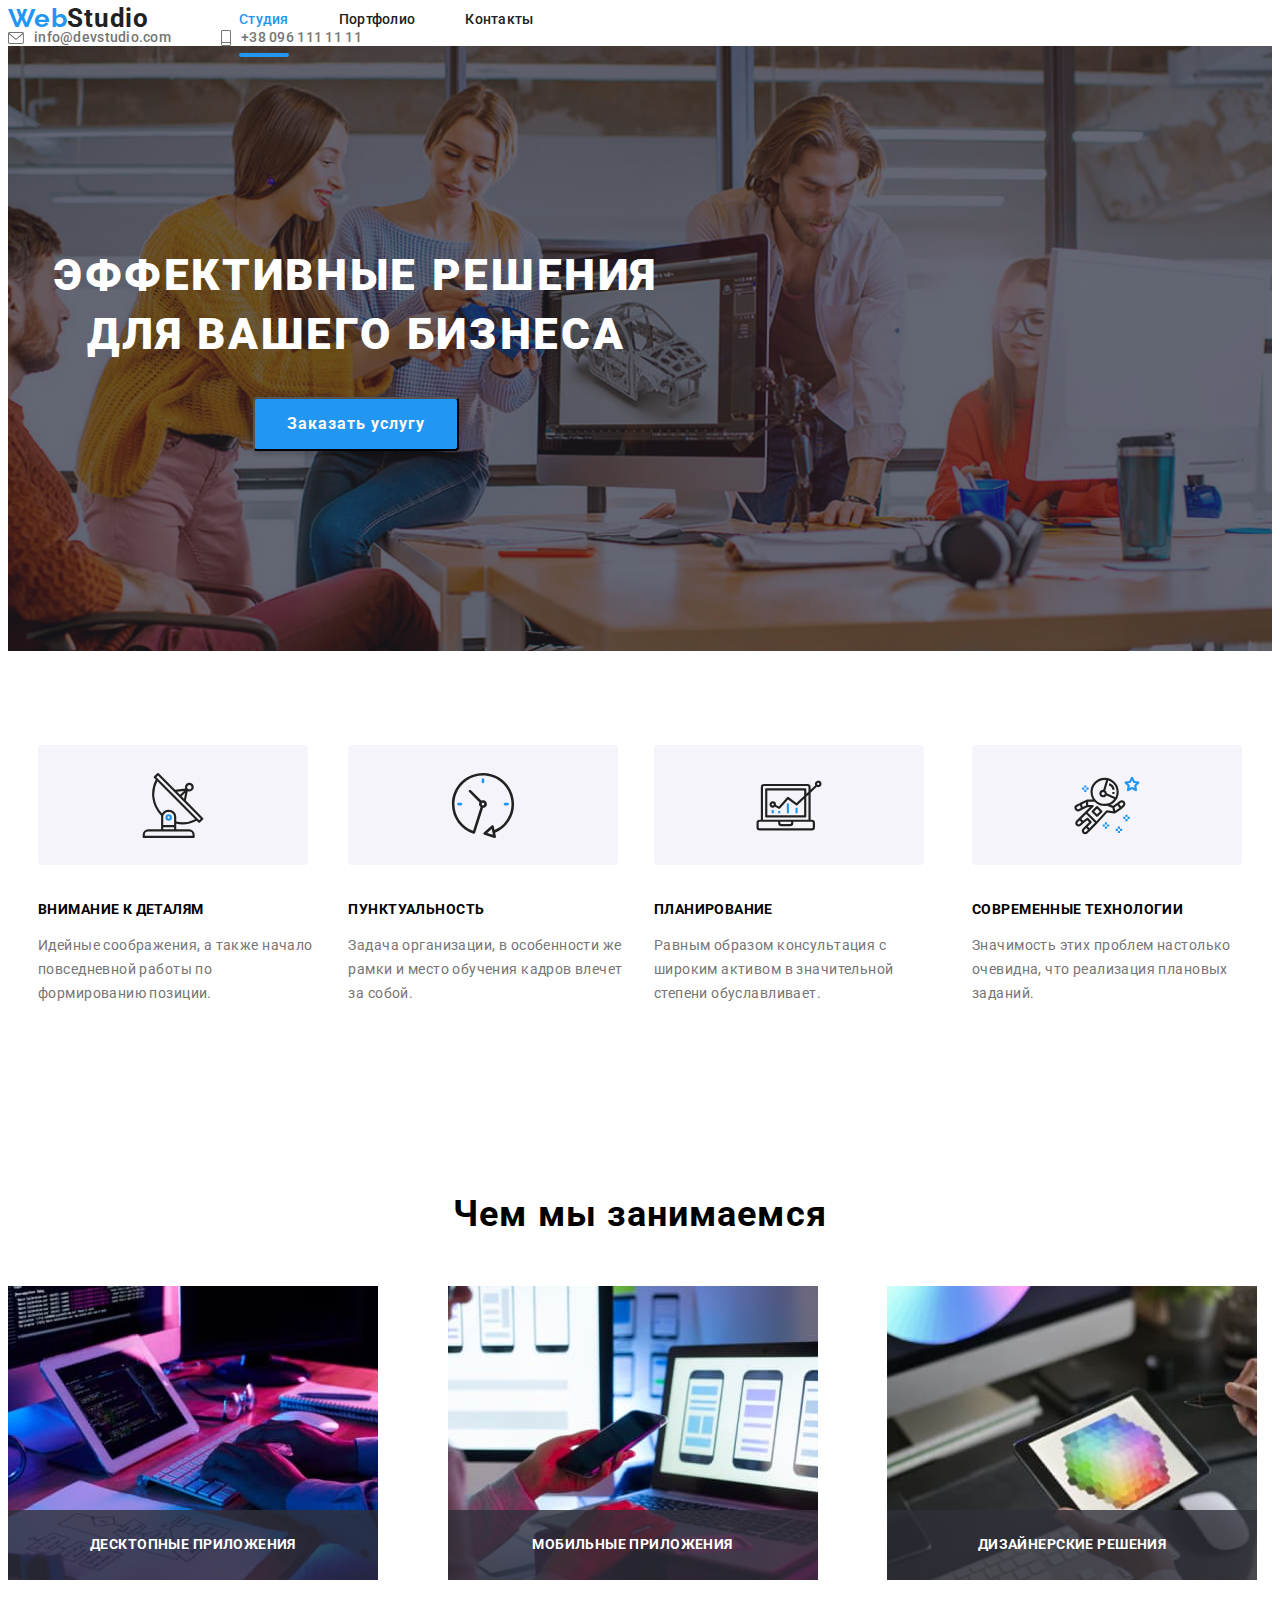
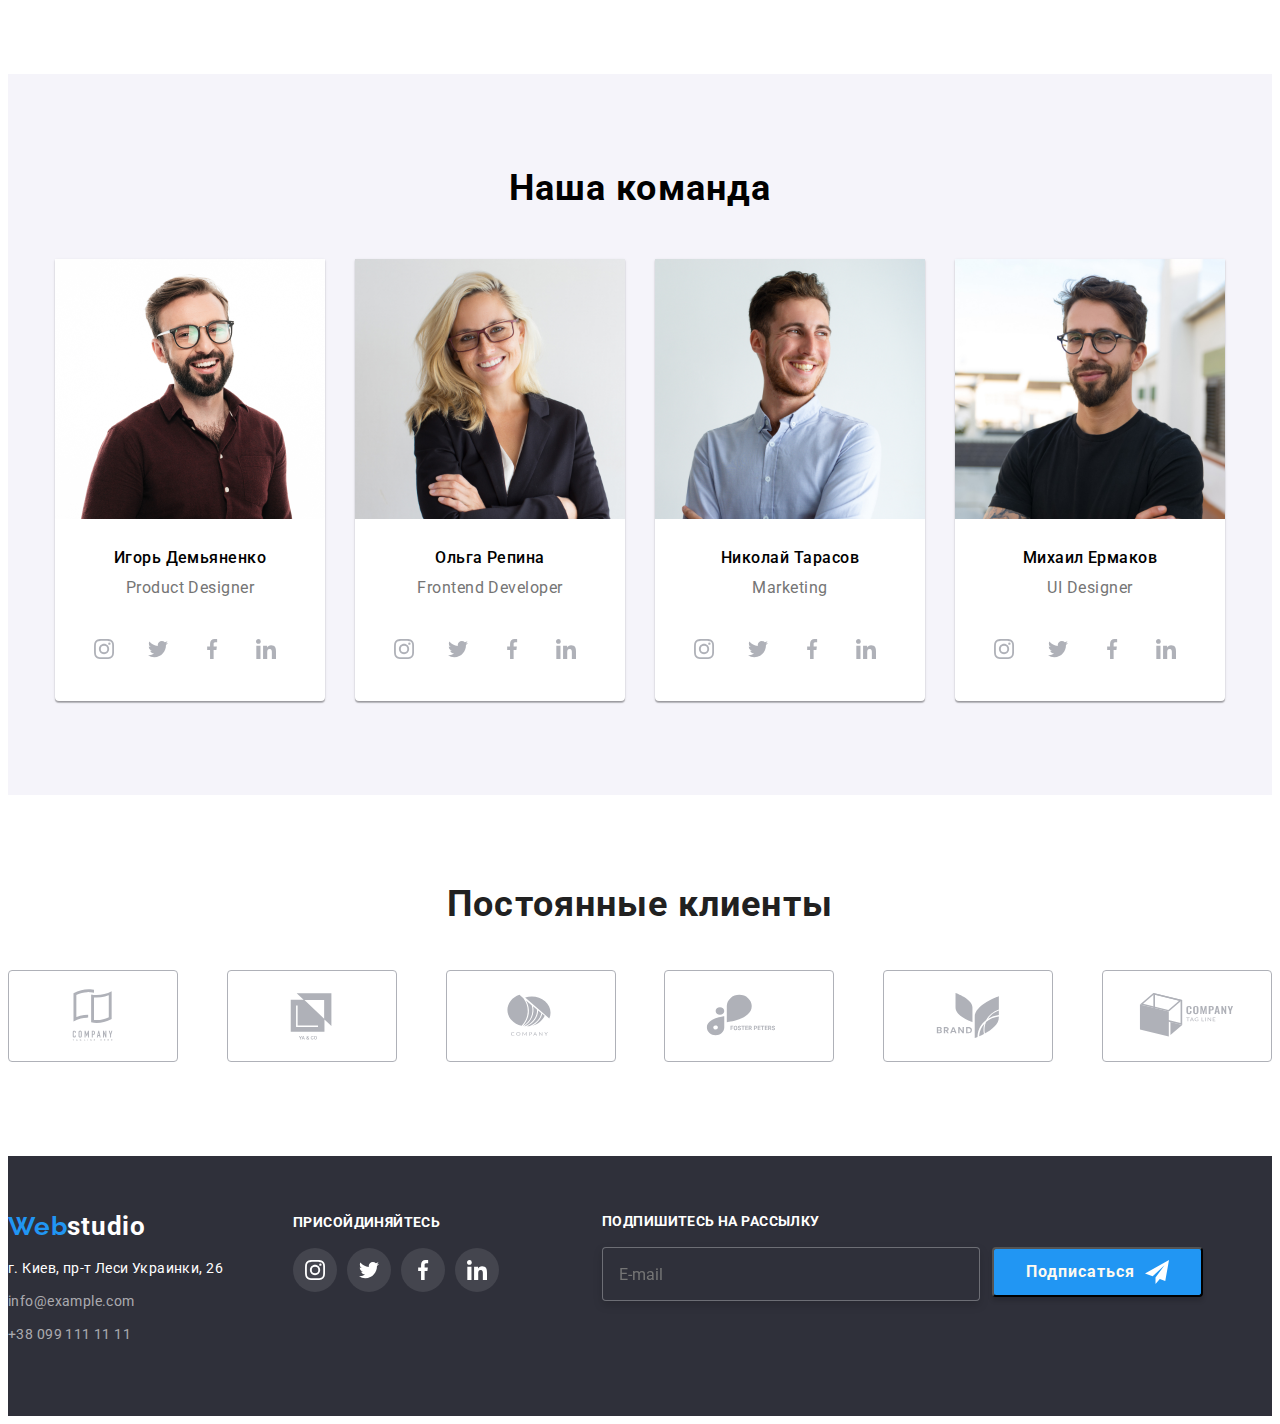
<file: index.html>
<!DOCTYPE html>
<html lang="ru">

<head>
    <meta charset="UTF-8">
    <meta http-equiv="X-UA-Compatible" content="IE=edge">
    <meta name="viewport" content="width=device-width, initial-scale=1.0">
    <title>WebStudio</title>
    <link rel="preconnect" href="https://fonts.gstatic.com">
    <link
        href="https://fonts.googleapis.com/css2?family=Raleway:wght@700&family=Roboto:wght@400;500;700;900&display=swap"
        rel="stylesheet">
    <link rel="stylesheet" href="https://cdnjs.cloudflare.com/ajax/libs/modern-normalize/1.0.0/modern-normalize.min.css"
        integrity="sha512-ISS7cAi1PEhQ8jnbJpJZMd29NlhNj4AWYyLOSp2CE/CsHxTCu+r+t0D2yoJudVrd0/8fTVPUVDzY5Tvli75u/g=="
        crossorigin="anonymous" referrerpolicy="no-referrer" />
    <link rel="stylesheet" href="./css/styles.css" />
    <link rel="stylesheet" href="./css/main.css" />
    <link rel="javascript" href="./js/modal.js" />
    
</head>


<body>
    <header class="header-container">
        <div class="header-container__div container">
            
        <nav class="header-container__nav">
            <a class="logo link" href=""><span class="logo-web">Web</span>Studio</a>
            <ul class="menu list">
                <li class="menu-item">
                    <a class="menu-link-l link current" href="./index.html">Студия</a>
                </li>
                <li class="menu-item">
                    <a class="menu-link link" href="./partfolio.html">Портфолио</a>
                </li>
                <li class="menu-item">
                    <a class="menu-link link" href="">Контакты</a>
                </li>
            </ul>
        </nav>
            <ul class="contact-list list">
                <li>
                    <a class="contact-link-adres link" href="mailto:info@devstudio.com">
                        <svg class="svg-mail">
                        <use href="./images/index/sprite.svg#icon-maile"></use>
                    </svg>
                    info@devstudio.com
                    </a>
                </li>
                <li>
                    <a class="contact-link-num link" href="tel:+380961111111">
                        <svg class="svg-phone">
                        <use href="./images/index/sprite.svg#icon-phone"></use>
                    </svg>
                    +38 096 111 11 11
                    </a>
                </li>
            </ul>   
        </div>
    </header>

        <main> 
            <section class="about-1">
                <div class="first-phrase container">
                    

                    <h1 class="first-page-phrase">Эффективные решения для вашего бизнеса</h1>
                    <button class="modal-btn" type="button" data-modal-open >Заказать услугу</button>
                </div>


            </section>

            <section class="explanation">
                <div class="explanation-list container">
                    
                    <h2 hidden>Особености</h2>
                    <ul class="about2-list list">
                        <li> 
                            <div class="div-exp">
                                <svg class="svg-exp-list" wight="70" height="65">
                                    <use href="./images/index/sprite.svg#icon-antenna-1"></use>
                                </svg>
                            </div>
                                <h3 class="head-lines">Внимание к деталям</h3>
                                <p class="head-explanation">Идейные соображения, а также начало повседневной работы по формированию позиции.</p>
                            
                        </li>
                        <li>
                            <div class="div-exp">
                                <svg class="svg-exp-list" wight="70" height="65">
                                    <use href="./images/index/sprite.svg#icon-clock-1"></use>
                                </svg>
                            </div>
                                <h3 class="head-lines">Пунктуальность</h3>
                                <p class="head-explanation">Задача организации, в особенности же рамки и место обучения кадров влечет за собой.</p>
                        </li>
                        <li>
                            <div class="div-exp">
                                <svg class="svg-exp-list" wight="70" height="65">
                                    <use href="./images/index/sprite.svg#icon-diagram-1"></use>
                                </svg>
                        </div>
                            <h3 class="head-lines">Планирование</h3>
                            <p class="head-explanation">Равным образом консультация с широким активом в значительной степени обуславливает.</p>
                            
                        </li>
                        <li>
                            <div class="div-exp">
                                <svg class="svg-exp-list" wight="70" height="65">
                                    <use href="./images/index/sprite.svg#icon-astronaut-1"></use>
                                </svg>
                        </div>
                            <h3 class="head-lines">Современные технологии</h3>
                            <p class="head-explanation">Значимость этих проблем настолько очевидна, что реализация плановых заданий.</p>
                            
                        </li>
                    </ul>
                </div>
            </section>

            <section class="do">
                <div class="div-do-list container">

                    <h2 class="page-what-group">Чем мы занимаемся</h2>
                    <ul class="do-list list">
                        <li class="team-do-list"><img class="do-photo" src="./images/index/about/about1.jpg" alt="пишет код" width="370" height="294">
                        <p class="overlay-do">Десктопные приложения</p>
                        </li>

                        <li class="team-do-list"><img class="do-photo" src="./images/index/about/about2.jpg" alt="смотрит на выключеный телефон" width="370" height="294">
                        <p class="overlay-do">Мобильные приложения</p>
                        </li>

                        <li class="team-do-list"><img class="do-photo" src="./images/index/about/about3.jpg" alt="выбирает цвет" width="370" height="294">
                        <p class="overlay-do">Дизайнерские решения</p>
                        </li>
                    </ul>
                </div> 
            </section>

            <section class="about-3">
                <div class=" div-group container">

                   <h2 class="page-what-group">Наша команда</h2>
                    <ul class="group-ul list">
                        <li class="group-li">
                            <img class="group-ph" src="./images/index/about2/ProductDesigner.png" alt="Игорь Демьяненко" width="270" height="260">        
                            <h3 class="group-people">Игорь Демьяненко</h3>
                            <p class="group-people2">Product Designer</p>
                            <div>
                            <ul class="ul-svg list">
                                <li>
                                    <a class="svg-a" href="">
                                        <svg class="svg-icon">
                                            <use href="./images/index/sprite.svg#icon-instagram-2"></use>
                                        </svg>
                                    </a>
                                </li>
                                <li>
                                    <a class="svg-a" href="">
                                        <svg class="svg-icon">
                                            <use href="./images/index/sprite.svg#icon-twitter-1"></use>
                                        </svg>
                                    </a>
                                </li>
                                <li>
                                    <a class="svg-a" href="">
                                        <svg class="svg-icon">
                                            <use href="./images/index/sprite.svg#icon-facebook-1"></use>
                                        </svg>
                                    </a>
                                </li>
                                <li>
                                    <a class="svg-a" href="">
                                        <svg class="svg-icon">
                                            <use href="./images/index/sprite.svg#icon-linkedin-1"></use>
                                        </svg>
                                    </a>
                                </li>
                            </ul>
                        </div>
                        </li>

                        <li class="group-li">
                            <img class="group-ph" src="./images/index/about2/FrontendDeveloper.jpg" alt="Ольга Репина" width="270" height="260">
                            <h3 class="group-people">Ольга Репина</h3>
                            <p class="group-people2">Frontend Developer</p>
                            <div>
                                <ul class="ul-svg list">
                                <li>
                                    <a class="svg-a" href="">
                                        <svg class="svg-icon">
                                            <use href="./images/index/sprite.svg#icon-instagram-2"></use>
                                        </svg>
                                    </a>
                                </li>
                                <li>
                                    <a class="svg-a" href="">
                                        <svg class="svg-icon">
                                            <use href="./images/index/sprite.svg#icon-twitter-1"></use>
                                        </svg>
                                    </a>
                                </li>
                                <li>
                                    <a class="svg-a" href="">
                                        <svg class="svg-icon">
                                            <use href="./images/index/sprite.svg#icon-facebook-1"></use>
                                        </svg>
                                    </a>
                                </li>
                                <li>
                                    <a class="svg-a" href="">
                                        <svg class="svg-icon">
                                            <use href="./images/index/sprite.svg#icon-linkedin-1"></use>
                                        </svg>
                                    </a>
                                </li>
                                </ul>
                            </div>
                        </li>

                        <li class="group-li">
                            <img class="group-ph" src="./images/index/about2/Marketing.jpg" alt="Николай Тарасов" width="270" height="260">
                            <h3 class="group-people">Николай Тарасов</h3>
                            <p class="group-people2">Marketing</p>
                            <div>
                                <ul class="ul-svg list">
                                    <li>
                                        <a class="svg-a" href="">
                                            <svg class="svg-icon">
                                                <use href="./images/index/sprite.svg#icon-instagram-2"></use>
                                            </svg>
                                        </a>
                                    </li>
                                    <li>
                                        <a class="svg-a" href="">
                                            <svg class="svg-icon">
                                                <use href="./images/index/sprite.svg#icon-twitter-1"></use>
                                            </svg>
                                        </a>
                                    </li>
                                    <li>
                                        <a class="svg-a" href="">
                                            <svg class="svg-icon">
                                                <use href="./images/index/sprite.svg#icon-facebook-1"></use>
                                            </svg>
                                        </a>
                                    </li>
                                    <li>
                                        <a class="svg-a" href="">
                                            <svg class="svg-icon">
                                                <use href="./images/index/sprite.svg#icon-linkedin-1"></use>
                                            </svg>
                                        </a>
                                    </li>
                                </ul>
                            </div>
                        </li>

                        <li class="group-li">
                            <img class="group-ph" src="./images/index/about2/UIDesigner.jpg" alt="Михаил Ермаков" width="270" height="260">
                            <h3 class="group-people">Михаил Ермаков</h3>
                            <p class="group-people2">UI Designer</p>
                            <div>
                                <ul class="ul-svg list">
                                    <li>
                                        <a class="svg-a" href="">
                                            <svg class="svg-icon">
                                                <use href="./images/index/sprite.svg#icon-instagram-2"></use>
                                            </svg>
                                        </a>
                                    </li>
                                    <li>
                                        <a class="svg-a" href="">
                                            <svg class="svg-icon">
                                                <use href="./images/index/sprite.svg#icon-twitter-1"></use>
                                            </svg>
                                        </a>
                                    </li>
                                    <li>
                                        <a class="svg-a" href="">
                                        <svg class="svg-icon">
                                            <use href="./images/index/sprite.svg#icon-facebook-1"></use>
                                        </svg>
                                        </a>
                                    </li>
                                    <li>
                                        <a class="svg-a" href="">
                                            <svg class="svg-icon">
                                                <use href="./images/index/sprite.svg#icon-linkedin-1"></use>
                                            </svg>
                                        </a>
                                    </li>
                                </ul>
                            </div>
                        </li>
                    </ul> 
                </div>
            </section>
            <section class="klient container ">
                <h2 class="h2-klient">Постоянные клиенты</h2>
                <ul class="ul-klient list">
                    <li class="li-klient">
                        <a class="a-klient" href="">
                        <svg class="svg-klient">
                            <use href="./images/index/sprite.svg#icon-Logo-1"></use>
                        </svg>
                        </a>
                    </li>
                    <li class="li-klient">
                        <a class="a-klient" href="">
                        <svg class="svg-klient">
                            <use href="./images/index/sprite.svg#icon-Logo-2"></use>
                        </svg>
                    </a>
                    </li>
                    <li class="li-klient">
                        <a class="a-klient" href="">
                        <svg class="svg-klient">
                            <use href="./images/index/sprite.svg#icon-Logo-3"></use>
                        </svg>
                    </a>
                    </li>
                    <li class="li-klient">
                        <a class="a-klient" href="">
                        <svg class="svg-klient">
                            <use href="./images/index/sprite.svg#icon-Logo-4"></use>
                        </svg>
                    </a>
                    </li>
                    <li class="li-klient">
                        <a  class="a-klient" href="">
                        <svg class="svg-klient">
                            <use href="./images/index/sprite.svg#icon-Logo-5"></use>
                        </svg>
                    </a>
                    </li>
                    <li class="li-klient">
                        <a  class="a-klient" href="">
                        <svg class="svg-klient">
                            <use href="./images/index/sprite.svg#icon-Logo-6"></use>
                        </svg>
                    </a>
                    </li>
                </ul>
            </section>

        </main>
            <footer class="beck-footer">
                <div class="div-foot container">
                    <div class="div-footer1">
                    <a class="logo-footer link" href=""><span class="logo-web">Web</span>studio</a>
                <ul class="contact-list-footer list">
                    <li class="footer-li"><a class="contact-footer-adres link" href="https://goo.gl/maps/prfzv8prPw2LNNM46">г. Киев, пр-т Леси Украинки, 26</a></li>

                    <li class="footer-li"><a class="contact-footer link" href="mailto:info@example.com">info@example.com</a></li>

                    <li class="footer-li"><a class="contact-footer link" href="tel:+380991111111">+38 099 111 11 11</a></li>
                </ul>
                </div>
                <div class="div-footer2">
                <h2 class="footer-h2">ПРИСОЙДИНЯЙТЕСЬ</h2>
                <ul class="footer-ul-svg list">
                    <li class="footer-li-svg">
                        <a class="footer-svg-a" href="">
                            <svg class="svg-icon-footer">
                                <use href="./images/index/sprite.svg#icon-instagram-2"></use>
                            </svg>
                        </a>
                    </li>
                    <li>
                        <a class="footer-svg-a" href="">
                            <svg class="svg-icon-footer">
                                <use href="./images/index/sprite.svg#icon-twitter-1"></use>
                            </svg>
                        </a>
                    </li>
                    <li>
                        <a class="footer-svg-a" href="">
                            <svg class="svg-icon-footer">
                                <use href="./images/index/sprite.svg#icon-facebook-1"></use>
                            </svg>
                        </a>
                    </li>
                    <li>
                        <a class="footer-svg-a" href="">
                            <svg class="svg-icon-footer">
                                <use href="./images/index/sprite.svg#icon-linkedin-1"></use>
                            </svg>
                        </a>
                    </li>
                </ul>
            </div>
            <div class="div-footer-mail">
                    <h3 class="mail-footer-h3">Подпишитесь на рассылку</h3>
                <div class="div-ml">
                    <input type="mail" name="user-mail" class="mail-footer-input" placeholder="E-mail" required>
                    <button type="submit" class="mail-footer-btn">Подписаться
                        <svg class="svg-icon-send" >
                            <use href="./images/index/sprite-modal-done.svg#icon-icon-send"></use>
                        </svg>
                    </button>
                </div>
            </div>
        </div>
            </footer>
            <div data-modal class="beckdrop is-hidden">
                <div class="modal">
                    <button type="button" class="modal-btn-svg" data-modal-close>
                    <svg class="svg-close">
                        <use  href="./images/index/icon-close.svg#icon-close"></use>
                    </svg>
                </button>
                <form action="#" class="modal-form">
                    <p class="modal-form-head">Оставьте свои данные, мы вам перезвоним</p>
                    <label class="label-form">
                    Имя 
                        <span class="modal-form-input-wrapper">
                            <input type="text" name="user-name" class="modal-form-input" minlength="2" required>
                            <svg class="svg-modal">
                                <use href="./images/index/sprite-modal.svg#icon-contact"></use>
                            </svg>
                        </span>
                    </label>
                    <label class="label-form">
                    Телефон
                        <span class="modal-form-input-wrapper">
                            <input type="tel" name="user-phone" class="modal-form-input" required 
                            pattern="[0-9]{3}-[0-9]{3}-[0-9]{2}-[0-9]{2}" title="068-111-11-11">
                            <svg class="svg-modal">
                                <use href="./images/index/sprite-modal.svg#icon-tel"></use>
                            </svg>
                        </span>
                    </label>
                    <label class="label-form">
                    Почта 
                        <span class="modal-form-input-wrapper">
                            <input type="mail" name="user-mail" class="modal-form-input" required>
                            <svg class="svg-modal">
                                <use href="./images/index/sprite-modal.svg#icon-mail2"></use>
                            </svg>
                        </span>
                    </label>
                    <label class="label-form">
                        Коментарий
                            <textarea name="user-mesage" class="modal-form-mesage" placeholder="Введите текст"></textarea> 
                    </label>
                    <label class="modal-form-checkbox-policy">
                    <input type="checkbox" name="user-policy" class="modal-form-checkbox visually-hidden">
                        <span class="span-modal">
                            <svg class="modal-form__svg">
                                <use href="./images/index/sprite-check.svg#icon-check"></use>
                            </svg>
                        </span>
                        Соглашаюсь с рассылкой и принимаю <a href="" class="modal-form-policy-link ">Условия договора</a> 
                    </label>
                        <button type="submit" class="modal-form-btn">Отправить</button>
                </form>
                </div>
            </div>

            <script src="./js/modal.js"></script>
</body>
</html>
</file>
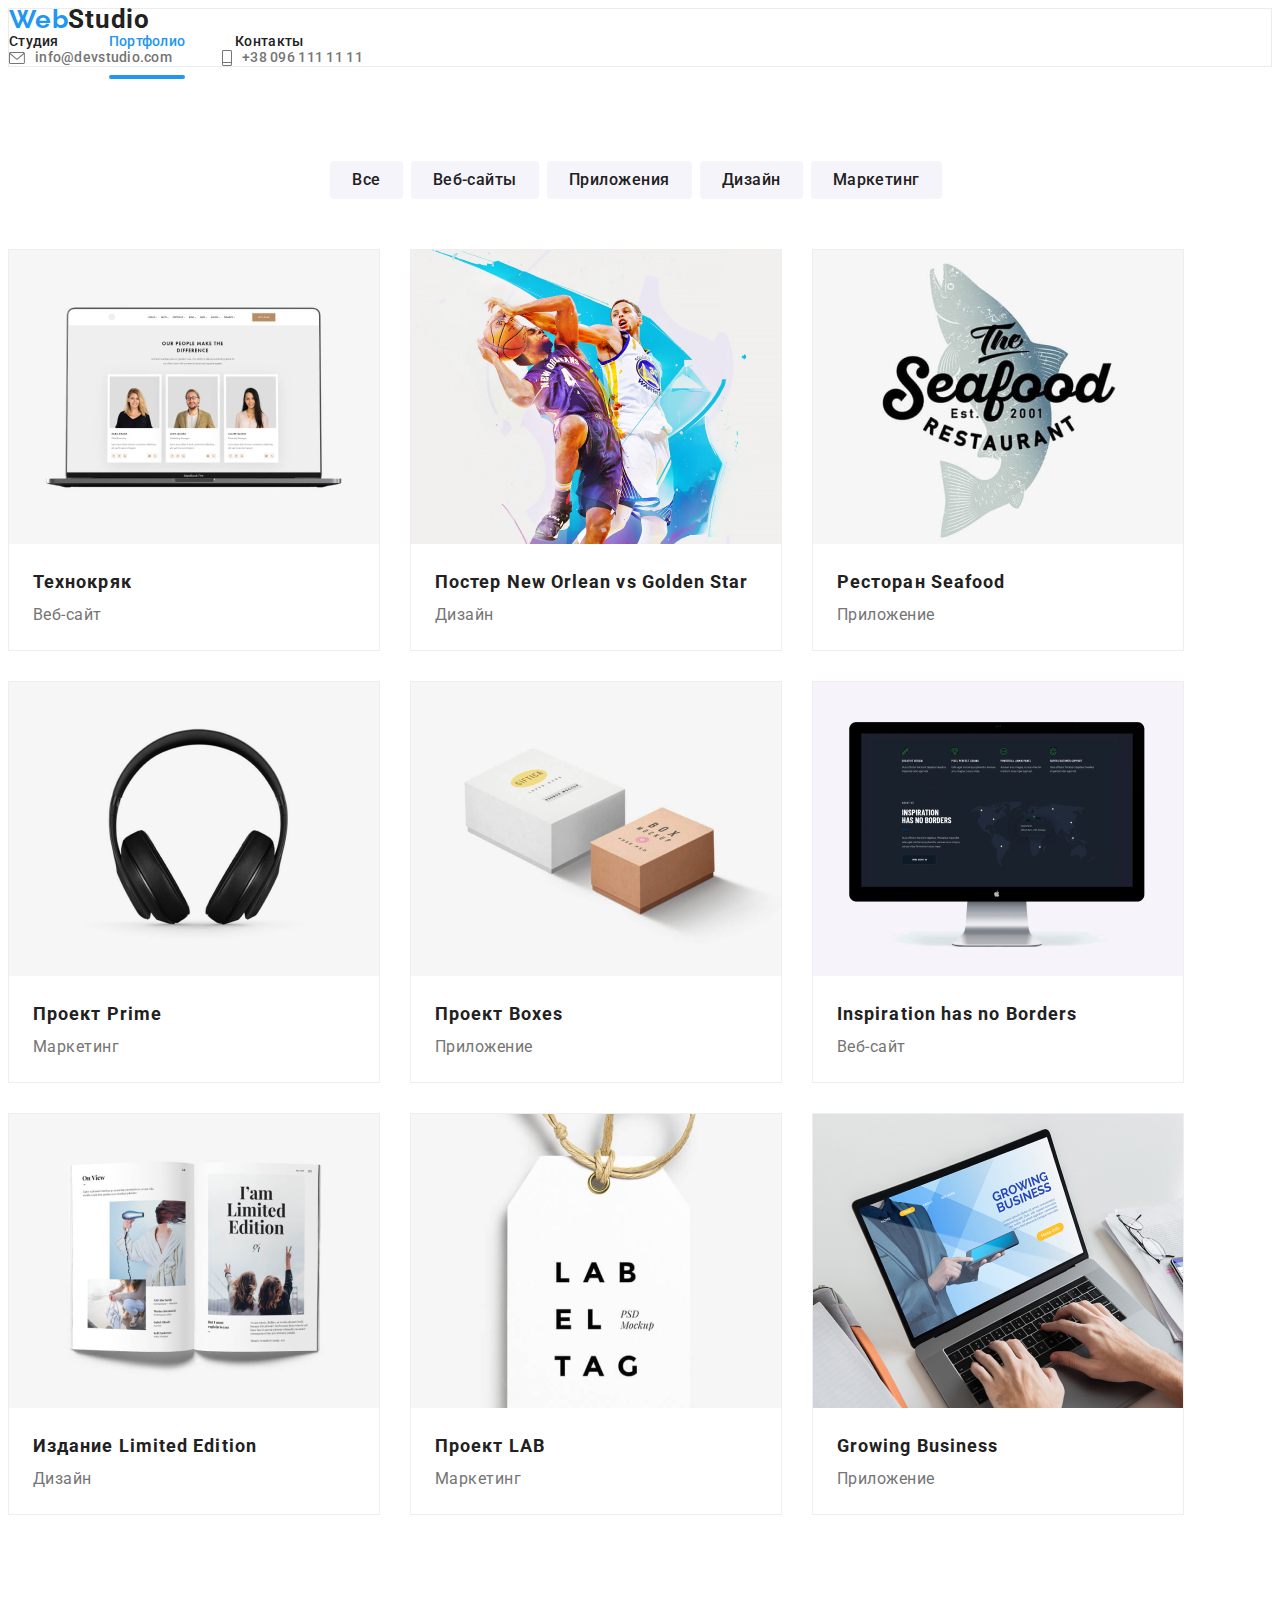
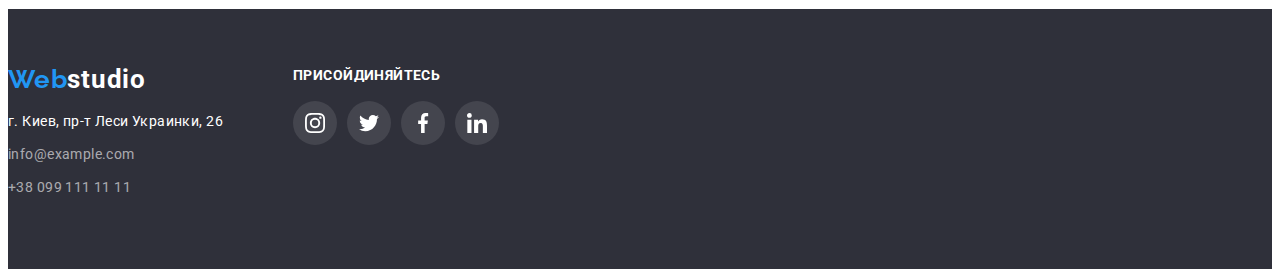
<file: partfolio.html>
<!DOCTYPE html>
<html lang="ru">
<head>
    <meta charset="UTF-8">
    <meta http-equiv="X-UA-Compatible" content="IE=edge">
    <meta name="viewport" content="width=device-width, initial-scale=1.0">
    <title>WebStudio</title>
    <link rel="preconnect" href="https://fonts.gstatic.com">
    <link href="https://fonts.googleapis.com/css2?family=Raleway:wght@700&family=Roboto:wght@400;500;700;900&display=swap"
    rel="stylesheet">
    <link rel="stylesheet" href="https://cdnjs.cloudflare.com/ajax/libs/modern-normalize/1.0.0/modern-normalize.min.css"
    integrity="sha512-ISS7cAi1PEhQ8jnbJpJZMd29NlhNj4AWYyLOSp2CE/CsHxTCu+r+t0D2yoJudVrd0/8fTVPUVDzY5Tvli75u/g=="
    crossorigin="anonymous" referrerpolicy="no-referrer" />
    <link rel="stylesheet" href="./css/styles.css" />
    <link rel="stylesheet" href="./css/main.css" />
</head>
<body>
    <header class="header-partfolio">
        <div class="header-container container">
    
            <nav class="navigation">
                <a class="logo link" href=""><span class="logo-web">Web</span>Studio</a>
                <ul class="menu list">
                    <li class="menu-item">
                        <a class="menu-link link" href="./index.html">Студия</a>
                    </li>
                    <li class="menu-item">
                        <a class="menu-link-l link current" href="./partfolio.html">Портфолио</a>
                    </li>
                    <li class="menu-item">
                        <a class="menu-link link" href="">Контакты</a>
                    </li>
                </ul>
            </nav>
            <ul class="contact-list list">
                <li>
                    <a class="contact-link-adres link" href="mailto:info@devstudio.com">
                        <svg class="svg-mail">
                            <use href="./images/index/sprite.svg#icon-maile"></use>
                        </svg>
                        info@devstudio.com
                    </a>
                </li>
                <li>
                    <a class="contact-link-num link" href="tel:+380961111111">
                        <svg class="svg-phone">
                            <use href="./images/index/sprite.svg#icon-phone"></use>
                        </svg>
                        +38 096 111 11 11
                    </a>
                </li>
            </ul>
        </div>
    </header>
<section class="section-3">
    <div class="about-photo-list container"> 
        <ul class="nav-btn-list list">
            <li ><button class="btn-list" type="button">Все</button></li>
            <li ><button class="btn-list" type="button">Веб-сайты</button></li>
            <li ><button class="btn-list" type="button">Приложения</button></li>
            <li ><button class="btn-list" type="button">Дизайн</button></li>
            <li ><button class="btn-list" type="button">Маркетинг</button></li>
        </ul>
    <ul class="photo-list list">
        <li class="photo-item">
            <a class="photo-a link" href="">
                <div class="div-card">
                    <img src="./images/partfolio/technokryak.jpg" alt="Веб-сайт" width="370" height="294">
                <div class="overlay">
                    <p class="text">Технокряк это современная площадка распространения коронавируса. Компании используют эту платформу
                    для цифрового
                    шпионажа и атак на защищённые сервера конкурентов.</p>
            </div> 
           </div>
        <div class="div-photo">
                <h3 class="photo-name-list">Технокряк</h3>
                <p class="photo-second-name-list">Веб-сайт</p>
        </div>
        </a>
        </li>
        <li class="photo-item">
            <a  class="photo-a link" href="">
                <img src="./images/partfolio/poster.jpg" alt="Дизайн" width="370" height="294">
        <div class="div-photo">
                <h3 class="photo-name-list">Постер New Orlean vs Golden Star</h3>
                <p class="photo-second-name-list">Дизайн</p>
        </div>
        </a>
        </li>
        <li class="photo-item">
            <a  class="photo-a link" href="">
            <img src="./images/partfolio/seafood-Restaurant.jpg" alt="Приложение" width="370" height="294">
            <div class="div-photo">
            <h3 class="photo-name-list">Ресторан Seafood</h3>
            <p class="photo-second-name-list">Приложение</p>
        </div>
        </a>
        </li>
        <li class="photo-item">
            <a  class="photo-a link" href="">
            <img src="./images/partfolio/headphones.jpg" alt="Маркетинг" width="370" height="294">
            <div class="div-photo">
            <h3 class="photo-name-list">Проект Prime</h3>
            <p class="photo-second-name-list">Маркетинг</p>
        </div>
        </a>
        </li>
        <li class="photo-item">
            <a class="photo-a link"  href="">
            <img src="./images/partfolio/boxes-project.jpg" alt="Приложение" width="370" height="294">
            <div class="div-photo">
            <h3 class="photo-name-list">Проект Boxes</h3>
            <p class="photo-second-name-list">Приложение</p>
        </div>
        </a>
        </li>
        <li class="photo-item">
            <a  class="photo-a link" href="">
            <img src="./images/partfolio/inspiration.jpg" alt="Веб-сайт2" width="370" height="294">
            <div class="div-photo">
            <h3 class="photo-name-list">Inspiration has no Borders</h3>
            <p class="photo-second-name-list">Веб-сайт</p>
        </div>
        </a>
        </li>
        <li class="photo-item">
            <a  class="photo-a link" href="">
            <img src="./images/partfolio/limited-edition.jpg" alt="Дизайн2" width="370" height="294">
            <div class="div-photo">
            <h3 class="photo-name-list">Издание Limited Edition</h3>
            <p class="photo-second-name-list">Дизайн</p>
        </div>
        </a>
        </li>
        <li class="photo-item">
            <a class="photo-a link"  href="">
            <img src="./images/partfolio/lab.jpg" alt="Маркетинг2" width="370" height="294">
            <div class="div-photo">
            <h3 class="photo-name-list">Проект LAB</h3>
            <p class="photo-second-name-list">Маркетинг</p>
        </div>
        </a>
        </li>
        <li class="photo-item">
            <a class="photo-a link"  href="">
            <img src="./images/partfolio/growing-business.jpg" alt="Приложение2" width="370" height="294">
            <div class="div-photo">
            <h3 class="photo-name-list">Growing Business</h3>
            <p class="photo-second-name-list">Приложение</p>
        </div>
        </a>
        </li>
    </ul>
</div>
</section>

</body>
<footer class="beck-footer">
    <div class="div-foot container">
        <div class="div-footer1">
            <a class="logo-footer link" href=""><span class="logo-web">Web</span>studio</a>
            <ul class="contact-list-footer list">
                <li class="footer-li"><a class="contact-footer-adres link"
                        href="https://goo.gl/maps/prfzv8prPw2LNNM46">г. Киев, пр-т Леси Украинки, 26</a></li>

                <li class="footer-li"><a class="contact-footer link" href="mailto:info@example.com">info@example.com</a>
                </li>

                <li class="footer-li"><a class="contact-footer link" href="tel:+380991111111">+38 099 111 11 11</a></li>
            </ul>
        </div>
        <div class="div-footer2">
            <h2 class="footer-h2">ПРИСОЙДИНЯЙТЕСЬ</h2>
            <ul class="footer-ul-svg list">
                <li class="footer-li-svg">
                    <a class="footer-svg-a" href="">
                        <svg class="svg-icon-footer">
                            <use href="./images/index/sprite.svg#icon-instagram-2"></use>
                        </svg>
                    </a>
                </li>
                <li>
                    <a class="footer-svg-a" href="">
                        <svg class="svg-icon-footer">
                            <use href="./images/index/sprite.svg#icon-twitter-1"></use>
                        </svg>
                    </a>
                </li>
                <li>
                    <a class="footer-svg-a" href="">
                        <svg class="svg-icon-footer">
                            <use href="./images/index/sprite.svg#icon-facebook-1"></use>
                        </svg>
                    </a>
                </li>
                <li>
                    <a class="footer-svg-a" href="">
                        <svg class="svg-icon-footer">
                            <use href="./images/index/sprite.svg#icon-linkedin-1"></use>
                        </svg>
                    </a>
                </li>
            </ul>
        </div>
    </div>
</footer>
</html>
</file>
<file: css/styles.css>
\\ 
/*============ INDEX.HTML ============*/

/*============ HEADER ============*/
.header-container__div {
  display: flex;
  align-items: center;
  justify-content: space-between;
  height: 80px;
}
.header-container__nav {
  display: flex;
  align-items: center;
}
.menu {
  display: flex;
  align-items: center;
}
.logo {
  font-family: var(--main-font);
  font-weight: bold;
  font-size: 26px;
  line-height: 0.7;
  /* identical to box height */
  letter-spacing: 0.03em;
  color: #212121;
  margin-right: 90px;
}
.logo-web {
  font-family: var(--secondary-font);
  font-weight: bold;
  font-size: 26px;
  line-height: 0.83;
  /* identical to box height */
  letter-spacing: 0.03em;
  color: var(--accent-color);
}
.contact-list {
  display: flex;
  align-items: center;
}
.menu-link-l {
  position: relative;
  font-family: var(--main-font);
  font-weight: 500;
  font-size: 14px;
  line-height: 1.14;
  letter-spacing: 0.02em;
  color: #212121;
  transition: 250ms var(--cubic-bezier);
  padding-bottom: 30px;
  margin-right: 50px;
}
.menu-link {
  position: relative;
  font-family: var(--main-font);
  font-weight: 500;
  font-size: 14px;
  line-height: 1.14;
  letter-spacing: 0.02em;
  color: #212121;
  transition: 250ms var(--cubic-bezier);
  padding-bottom: 30px;
  margin-right: 50px;
}

.menu-link:hover,
.menu-link:focus {
  color: var(--accent-color);
}
.menu-link-l::after {
  display: block;
  content: '';
  position: absolute;
  left: 0;
  bottom: 0;
  width: 100%;
  height: 4px;
  background-color: var(--accent-color);
  transition: opacity 250ms;
  border-radius: 2px;
}
.menu-link-l:hover::after {
  opacity: 1;
}
.menu-link::after {
  display: block;
  content: '';
  position: absolute;
  left: 0;
  bottom: 0;
  width: 100%;
  height: 4px;
  background-color: var(--accent-color);
  opacity: 0;
  transition: opacity 250ms;
  border-radius: 2px;
}
.menu-link:hover::after {
  opacity: 1;
}
.current {
  color: var(--accent-color);
}
.contact-link-adres {
  display: flex;
  align-items: center;
  font-family: var(--main-font);
  font-weight: 500;
  font-size: 14px;
  line-height: 1.14;
  letter-spacing: 0.02em;
  color: #757575;
  margin-right: 50px;
  transition: 250ms cubic-bezier(0.4, 0, 0.2, 1);
}
.contact-link-adres:hover,
.contact-link-adres:focus {
  color: var(--accent-color);
}
.contact-link-adres:hover .svg-mail,
.contact-link-adres:focus .svg-mail {
  fill: var(--accent-color);
}

.svg-mail {
  width: 16px;
  height: 12px;
  margin-right: 10px;
  fill: #757575;
}

.contact-link-num {
  display: flex;
  align-items: center;
  font-family: var(--main-font);
  font-weight: 500;
  font-size: 14px;
  line-height: 1.14;
  letter-spacing: 0.02em;
  color: #757575;
  transition: 250ms cubic-bezier(0.4, 0, 0.2, 1);
}
.contact-link-num:hover,
.contact-link-num:focus {
  color: var(--accent-color);
}
.contact-link-num:hover .svg-phone,
.contact-link-num:focus .svg-phone {
  fill: var(--accent-color);
}

.svg-phone {
  width: 10px;
  height: 16px;
  margin-right: 10px;
  fill: #757575;
}

/*============ HEADER END ============*/

/*============ ABOUT 1 ============*/
.modal-btn {
  font-family: var(--main-font);
  font-weight: bold;
  font-size: 16px;
  line-height: 1.87;
  /* identical to box height, or 187% */
  display: flex;
  align-items: center;
  text-align: center;
  letter-spacing: 0.06em;
  cursor: pointer;

  color: floralwhite;
  background: var(--accent-color);

  align-items: center;
  display: inline-block;
  padding-right: 32px;
  padding-left: 32px;
  padding-top: 10px;
  padding-bottom: 10px;
  margin-top: 32px;
  box-shadow: 0px 4px 4px rgba(0, 0, 0, 0.15);
  border-radius: 4px;
}
.first-page-phrase {
  font-family: var(--main-font);
  font-weight: 900;
  font-size: 44px;
  line-height: 1.36;
  /* or 136% */
  text-align: center;
  letter-spacing: 0.06em;

  text-transform: uppercase;
  color: #ffffff;

  display: flex;
  align-items: center;
  width: 696px;
  margin-right: auto;
  margin-left: auto;
}
.about-1 {
  display: flex;
  text-align: center;
  padding-top: 200px;
  padding-bottom: 200px;
  background-repeat: no-repeat;
  background-position: center;
  background-size: cover;
  background-image: linear-gradient(to right, rgba(47, 48, 58, 0.4), rgba(47, 48, 58, 0.4)),
    url(../images/index/hero/bg.jpg);
}

/*============ ABOUT 1 END ============*/

/*============ ABOUT 2 ============*/
.svg-exp-list {
  margin-top: 25px;
  margin-bottom: 25px;
}
.div-exp {
  height: 120px;
  width: 270px;
  display: flex;
  align-items: center;
  background: #f5f4fa;
  border-radius: 4px;
  margin-right: 30px;
  margin-bottom: 30px;
}
.head-lines {
  font-family: var(--main-font);
  font-weight: bold;
  font-size: 14px;
  line-height: 2.07;
  letter-spacing: 0.03em;
  text-transform: uppercase;
  align-items: center;
  display: flex;
  margin-right: 30px;
}
.explanation {
  padding-top: 94px;
}

.head-explanation {
  font-family: var(--main-font);
  font-weight: normal;
  font-size: 14px;
  line-height: 1.71;
  /* or 171% */
  letter-spacing: 0.03em;
  color: #757575;
  align-items: center;
  display: flex;
  margin-right: 30px;
  margin-top: 10px;
}
.explanation-list {
  align-items: center;
  display: flex;
  background: #ffffff;
}

.about2-list {
  align-items: center;
  display: flex;
  margin-left: 30px;
}

/*============ ABOUT 2 END ============*/

/*============ ABOUT 3 ============*/
.do {
  padding-top: 94px;
  padding-bottom: 94px;
}
.do-list {
  display: flex;
  flex-wrap: wrap;
  justify-content: space-between;
}
.div-do-list {
  background: #ffffff;
}
.page-what-group {
  font-family: var(--main-font);
  font-weight: bold;
  font-size: 36px;
  line-height: 1.16;
  text-align: center;
  letter-spacing: 0.03em;
  margin-top: 94px;
  margin-bottom: 50px;
}
.group-ul {
  display: flex;
  flex-wrap: wrap;
  margin-top: -30px;
  margin-left: -30px;
}
.group-li {
  margin-left: 30px;
  margin-top: 30px;
  box-shadow: 0px 1px 3px rgba(0, 0, 0, 0.12), 0px 1px 1px rgba(0, 0, 0, 0.14),
    0px 2px 1px rgba(0, 0, 0, 0.2);
  border-radius: 0px 0px 4px 4px;
  background: #ffffff;
}
.group-people {
  font-family: var(--main-font);
  font-weight: 500;
  font-size: 16px;
  line-height: 1.18;

  text-align: center;
  letter-spacing: 0.03em;
  margin-top: 30px;
}

.group-people2 {
  font-family: var(--main-font);
  font-weight: normal;
  font-size: 16px;
  line-height: 19px;

  text-align: center;
  letter-spacing: 0.03em;
  color: #757575;
  margin-top: 10px;
  margin-bottom: 30px;
}
.team-do-list {
  position: relative;
  padding-right: 15px;
}
.overlay-do {
  font-family: var(--main-font);
  font-weight: bold;
  font-size: 14px;
  line-height: 0.8;
  text-align: center;
  letter-spacing: 0.03em;
  text-transform: uppercase;

  position: absolute;
  display: flex;
  align-items: center;
  justify-content: center;
  width: 370px;
  height: 70px;
  bottom: 0;
  color: #ffffff;
  background-color: rgba(47, 48, 58, 0.8);
}
.about-3 {
  background: #f5f4fa;
  padding-bottom: 94px;
}
.svg-icon {
  width: 20px;
  height: 20px;
  fill: #afb1b8;
}
.div-group {
  display: flex;
  flex-wrap: wrap;
  justify-content: center;
  align-items: center;
}
.ul-svg {
  display: flex;
  align-items: center;
  justify-content: center;
  margin-bottom: 30px;
}
.ul-svg .svg-a {
  display: flex;
  align-items: center;
  justify-content: center;
  width: 44px;
  height: 44px;
  border-radius: 50px;
}
.svg-a:nth-last-child(1) {
  margin-right: 10px;
  transition: 250ms cubic-bezier(0.4, 0, 0.2, 1);
}

.svg-a:hover,
.svg-a:focus {
  background-color: #2196f3;
}
.svg-a:hover .svg-icon,
.svg-a:focus .svg-icon {
  fill: #ffffff;
}

/*============ ABOUT 3 END ============*/
.h2-klient {
  text-align: center;
  font-family: var(--main-font);
  font-weight: bold;
  font-size: 36px;
  line-height: 0.85;
  text-align: center;
  letter-spacing: 0.03em;

  color: #212121;
  padding-top: 94px;
  padding-bottom: 50px;
}
.ul-klient {
  display: flex;
  justify-content: space-between;
  margin-bottom: 94px;
}
.svg-klient {
  width: 106px;
  height: 60px;
  fill: #afb1b8;
  transition: 250ms cubic-bezier(0.4, 0, 0.2, 1);
}
.a-klient {
  display: flex;
  align-items: center;
  justify-content: center;
  box-sizing: border-box;
  width: 170px;
  height: 92px;
  border-radius: 4px;
  border: 1px solid #afb1b8;
  transition: 250ms cubic-bezier(0.4, 0, 0.2, 1);
}
.a-klient:hover,
.a-klient:focus {
  fill: var(--accent-color);
  border: 1px solid #2196f3;
}

.a-klient:hover .svg-klient,
.a-klient:focus .svg-klient {
  fill: var(--accent-color);
}

/*============ FOOTER ============*/
.logo-footer {
  font-family: var(--main-font);
  font-weight: bold;
  font-size: 26px;
  line-height: 0.83;
  letter-spacing: 0.03em;
  color: #ffffff;
  display: block;
  margin-bottom: 20px;
}

.contact-footer-adres {
  font-family: var(--main-font);
  font-weight: normal;
  font-size: 14px;
  line-height: 1.71;
  /* or 171% */
  letter-spacing: 0.03em;
  color: #ffffff;
  transition: 250ms cubic-bezier(0.4, 0, 0.2, 1);
}

.contact-footer-adres:hover,
.contact-footer-adres:focus {
  color: var(--accent-color);
}

.contact-footer {
  font-family: var(--main-font);
  font-weight: normal;
  font-size: 14px;
  line-height: 1.71;
  /* or 171% */
  letter-spacing: 0.03em;
  color: rgba(255, 255, 255, 0.6);
  transition: 250ms cubic-bezier(0.4, 0, 0.2, 1);
}
.contact-footer:hover,
.contact-footer:focus {
  color: var(--accent-color);
}

.beck-footer {
  background: #2f303a;

  padding-top: 60px;
  padding-bottom: 60px;
}
.div-foot {
  display: flex;
}
.div-footer1 {
}
.div-footer2 {
  margin-left: 70px;
}
.footer-li {
  margin-bottom: 9px;
}
.footer-ul-svg {
  display: flex;
  align-items: center;
  justify-content: space-evenly;
  margin-top: 20px;
}
.footer-li-svg {
}

.footer-h2 {
  font-family: var(--main-font);
  font-weight: bold;
  font-size: 14px;
  line-height: 0.87;
  letter-spacing: 0.03em;
  text-transform: uppercase;

  color: #ffffff;
}
.footer-svg-a {
  display: flex;
  align-items: center;
  justify-content: center;
  width: 44px;
  height: 44px;
  border-radius: 50px;

  background-color: rgba(255, 255, 255, 0.1);
}
.footer-svg-a:nth-last-child(1) {
  margin-right: 10px;
  transition: 250ms cubic-bezier(0.4, 0, 0.2, 1);
}

.svg-icon-footer {
  width: 20px;
  height: 20px;
  fill: #ffffff;
}
.footer-svg-a:focus,
.footer-svg-a:hover {
  background-color: #2196f3;
}
.footer-svg-a:hover .svg-icon-footer,
.footer-svg-a:focus .svg-icon-footer {
  fill: #ffffff;
}
.beckdrop {
  position: fixed;
  top: 0;
  left: 0;
  width: 100%;
  height: 100%;
  background-color: rgba(0, 0, 0, 0.2);
}
.beckdrop.is-hidden {
  opacity: 0;
  pointer-events: none;
}
.modal {
  position: absolute;
  top: 50%;
  left: 50%;
  transform: translate(-50%, -50%);

  min-height: 581px;
  min-width: 528px;
  border-radius: 4px;
  padding: 40px;
  background-color: #fff;
}
.modal-form-head {
  font-family: var(--main-font);
  font-style: normal;
  font-weight: bold;
  font-size: 20px;
  line-height: 23px;
  text-align: center;
  letter-spacing: 0.03em;
  padding-bottom: 20px;

  color: #212121;
}
.svg-close {
  width: 11px;
  height: 11px;
  fill: #000000;
}
.svg-close:hover {
  fill: var(--accent-color);
}
.modal-btn-svg {
  position: absolute;
  cursor: pointer;
  top: 8px;
  right: 8px;
  width: 30px;
  height: 30px;
  border: 1px solid rgba(0, 0, 0, 0.1);
  border-radius: 50%;
  background-color: transparent;
  padding: 0;
}
.svg-modal {
  position: absolute;
  display: block;
  top: 50%;
  left: 15px;
  transform: translateY(-50%);
  width: 15px;
  height: 15px;
  outline: none;
}
.modal-form {
  display: flex;
  flex-direction: column;
}
.modal-form-input {
  width: 100%;
  height: 40px;
  padding-left: 40px;
  margin-top: 4px;
  border: 1px solid rgba(33, 33, 33, 0.2);
  border-radius: 4px;
  outline: none;
  cursor: pointer;
}
.modal-form-input:focus {
  border-color: var(--accent-color);
}
.modal-form-input:focus + .svg-modal {
  fill: var(--accent-color);
}
.modal-form-input-wrapper {
  position: relative;
  display: block;
  margin-bottom: 10px;
}
.modal-form-mesage {
  width: 100%;
  height: 120px;
  margin-top: 4px;
  outline: none;
  border: 1px solid rgba(33, 33, 33, 0.2);
  border-radius: 4px;
  resize: none;
  padding: 12px 16px;
  cursor: pointer;
}
.modal-form-mesage:focus {
  border-color: var(--accent-color);
}
.modal-form-mesage::placeholder {
  color: rgba(117, 117, 117, 0.5);
}
.modal-form-btn {
  align-self: center;
  font-family: var(--main-font);
  font-weight: bold;
  font-size: 16px;
  line-height: 1.87;
  /* identical to box height, or 187% */
  display: flex;
  align-items: center;
  text-align: center;
  letter-spacing: 0.06em;
  cursor: pointer;
  width: 200px;
  height: 50px;

  color: floralwhite;
  background: var(--accent-color);

  align-items: center;
  display: block;

  box-shadow: 0px 4px 4px rgba(0, 0, 0, 0.15);
  border-radius: 4px;
}
.modal-form-checkbox-policy {
  display: flex;
  align-items: center;
  justify-content: center;

  margin-top: 20px;
  margin-bottom: 30px;

  font-family: var(--main-font);
  font-style: normal;
  font-weight: normal;
  font-size: 14px;
  line-height: 0.5;
  /* identical to box height, or 171% */

  letter-spacing: 0.03em;

  color: #757575;
}
.span-modal {
  display: flex;
  align-items: center;
  justify-content: center;
  width: 16px;
  height: 15px;
  border: 2px solid black;
  border-radius: 4px;

  margin-right: 10px;
}
.modal-form-checkbox {
  position: relative;
}
.modal-form-checkbox:checked + .span-modal {
  background-color: var(--accent-color);
  border-color: var(--accent-color);
}
.modal-form-policy-link {
  margin-left: 2px;

  color: var(--accent-color);
}

.modal-form__svg {
  position: absolute;
  width: 11px;
  height: 8px;
}
.div-footer-mail {
  margin-left: 93px;
}
.div-ml {
  display: flex;
  margin-top: 20px;
  height: 50px;
}
.mail-footer-h3 {
  font-family: var(--main-font);
  font-weight: bold;
  font-size: 14px;
  line-height: 0.8;
  letter-spacing: 0.03em;
  text-transform: uppercase;

  color: #ffffff;
}

.mail-footer-input {
  font-family: var(--main-font);
  font-weight: normal;
  font-size: 16px;
  line-height: 0.8;

  background-color: #2f303a;
  border: 1px solid rgba(255, 255, 255, 0.3);
  filter: drop-shadow(0px 4px 4px rgba(0, 0, 0, 0.15));
  border-radius: 4px;

  color: rgba(255, 255, 255, 0.6);

  width: 358px;
  height: 50px;
  margin-right: 12px;
  padding-left: 16px;
}
.mail-footer-btn {
  font-family: var(--main-font);
  font-weight: bold;
  font-size: 16px;
  line-height: 1.87;
  /* identical to box height, or 187% */

  display: flex;
  align-items: center;
  justify-content: center;
  letter-spacing: 0.06em;
  cursor: pointer;

  color: floralwhite;
  background: var(--accent-color);
  padding: 10px 32px;
  box-shadow: 0px 4px 4px rgba(0, 0, 0, 0.15);
  border-radius: 4px;
}
.svg-icon-send {
  margin-left: 10px;
  width: 24px;
  height: 24px;
  fill: #ffffff;
}

.label-form {
  font-family: var(--main-font);
  font-style: normal;
  font-weight: normal;
  font-size: 12px;
  line-height: 0.8;
  /* identical to box height */

  letter-spacing: 0.01em;

  color: #757575;
}
/*============ FOOTER END ============*/

/*============ INDEX.HTML END ============*/

/*============ PARTFOLIO.HTML ============*/

/*============ NAV BTN ============*/
.header-partfolio {
  border: 1px solid #ececec;
}
.btn-list {
  font-family: var(--main-font);
  font-weight: 500;
  font-size: 16px;
  line-height: 1.62;
  /* identical to box height, or 162% */
  text-align: center;
  letter-spacing: 0.03em;

  color: #212121;
  background: #f5f4fa;
  border-radius: 4px;

  margin-right: 8px;
  border: transparent;
  padding-top: 6px;
  padding-bottom: 6px;
  padding-right: 22px;
  padding-left: 22px;

  transition: background-color 250ms cubic-bezier(0.4, 0, 0.2, 1);
}
.btn-list:hover,
.btn-list:focus {
  color: #ffffff;
  background: var(--accent-color);
}
.nav-btn-list {
  display: flex;
  justify-content: center;
  margin-bottom: 50px;
  margin-top: 94px;
}
/*============ NAV BTN END ============*/

/*============ ABOUT PHOTO ============*/
.section-3 {
  margin-bottom: 94px;
}
.photo-a {
  display: block;
}
.photo-a:hover .overlay {
  opacity: 1;
  transform: translateY(0);
  transition: 0;
}
.div-card {
  position: relative;
  overflow: hidden;
}
.text {
  font-family: var(--main-font);
  font-style: normal;
  font-weight: normal;
  font-size: 18px;
  line-height: 28px;
  /* or 156% */

  letter-spacing: 0.03em;

  color: #ffffff;
}
.overlay {
  position: absolute;

  width: 100%;
  height: 100%;
  top: 0;
  left: 0;
  margin: 0;
  padding-left: 24px;
  padding-top: 63px;
  padding-right: 24px;
  padding-bottom: 63px;
  font-size: 18px;
  line-height: 1.56;
  opacity: 0;
  transform: translateY(100%);
  transition: 250ms cubic-bezier(0.4, 0, 0.2, 1);

  letter-spacing: 0.03em;
  color: #ffffff;
  background-color: rgba(33, 150, 243, 0.9);
}
.photo-a:focus,
.photo-a:hover {
  box-shadow: 0px 1px 1px rgba(0, 0, 0, 0.12), 0px 4px 4px rgba(0, 0, 0, 0.06),
    1px 4px 6px rgba(0, 0, 0, 0.16);
}
.photo-a {
  transition: 250ms cubic-bezier(0.4, 0, 0.2, 1);
}
.div-photo {
  padding-top: 20px;
  padding-bottom: 20px;
  padding-left: 24px;
  padding-right: 24px;
}
.photo-second-name-list {
  font-family: var(--main-font);
  font-style: normal;
  font-weight: normal;
  font-size: 16px;
  line-height: 1.87;
  /* identical tobox height, or 187% */
  letter-spacing: 0.03em;
  color: #757575;
}
.photo-name-list {
  font-family: var(--main-font);
  font-weight: bold;
  font-size: 18px;
  line-height: 2;
  /* identical to box height, or 200% */
  letter-spacing: 0.06em;
  color: #212121;
}
.photo-list {
  display: flex;
  flex-wrap: wrap;
  margin-top: -30px;
  margin-left: -30px;
}
.photo-item {
  margin-left: 30px;
  margin-top: 30px;
  background: #ffffff;
  border: 1px solid #eeeeee;
  box-sizing: border-box;
}

/*============ ABOUT PHOTO AND ============*/
</file>
<file: css/main.css>
.visually-hidden {
  position: absolute !important;
  clip: rect(1px 1px 1px 1px);
  clip: rect(1px, 1px, 1px, 1px);
  padding: 0 !important;
  border: 0 !important;
  height: 1px !important;
  width: 1px !important;
  overflow: hidden;
}

:root {
  --main-font: 'Roboto', sans-serif;
  --secondary-font: 'Raleway', sans-serif;
  --accent-color: #2196f3;
  --cubic-bezier: cubic-bezier(0.4, 0, 0.2, 1);
}

.list {
  list-style: none;
}

.link {
  text-decoration: none;
}

h1,
h2,
h3,
h4,
h5,
h6,
p {
  margin-top: 0;
  margin-bottom: 0;
}

ul,
ol {
  margin-bottom: 0;
  margin-top: 0;
  margin-left: 0;
  padding-left: 0;
  padding-right: 0;
}

img {
  display: block;
}
/*# sourceMappingURL=main.css.map */
</file>
